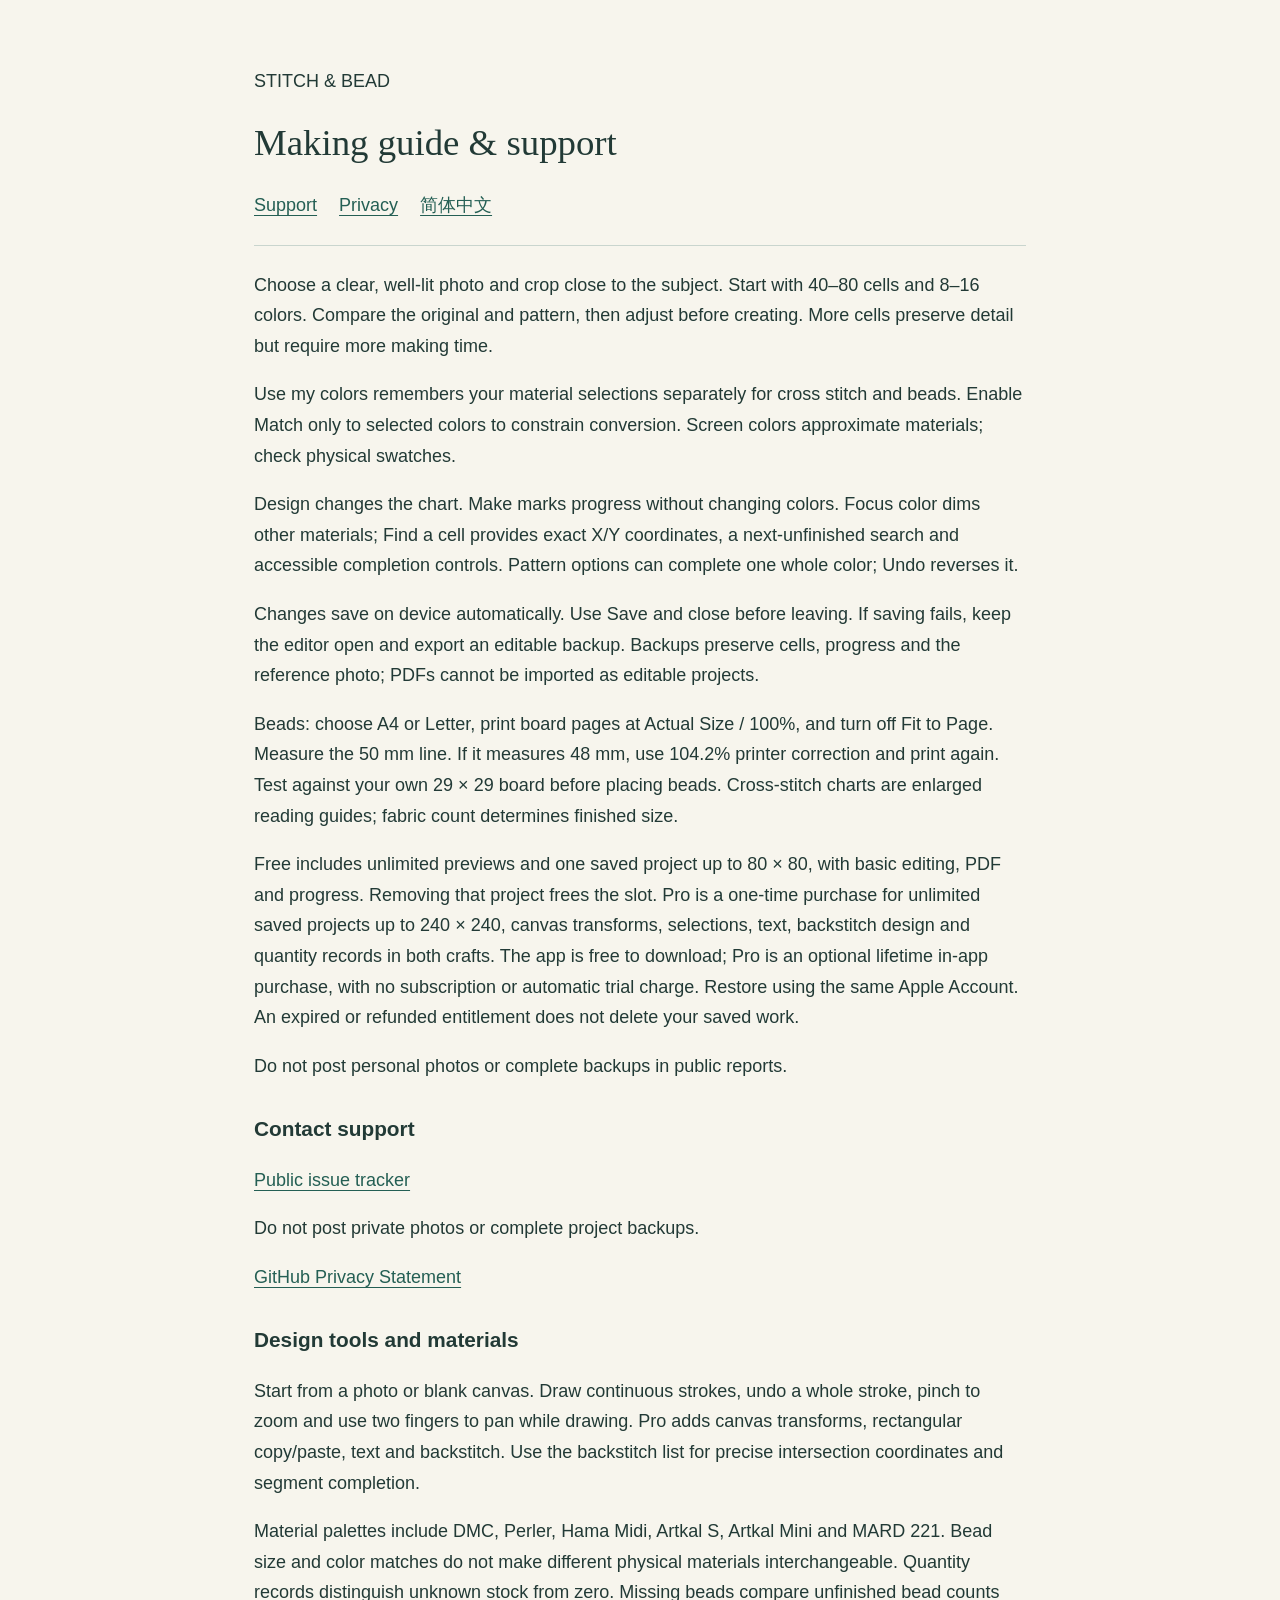
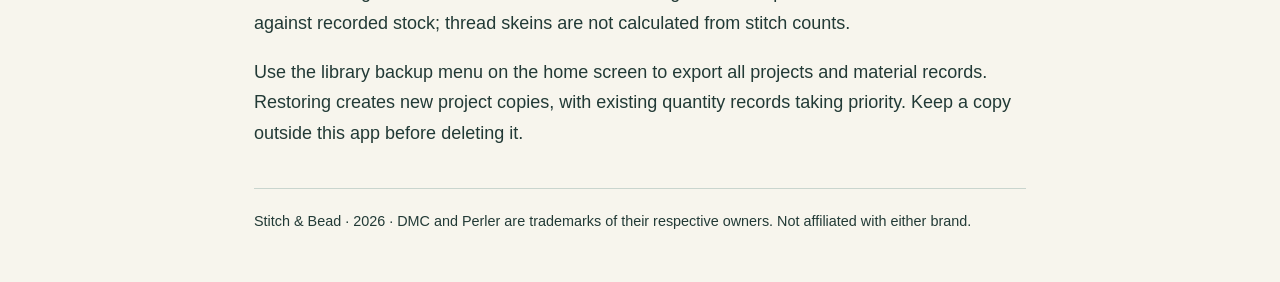
<file: index.html>
<!doctype html>
<html lang="en"><head><meta charset="utf-8"><meta name="viewport" content="width=device-width,initial-scale=1"><title>Stitch &amp; Bead · Making guide & support</title><link rel="stylesheet" href="style.css"></head><body><main><header><p>STITCH &amp; BEAD</p><h1>Making guide & support</h1><nav><a href="index.html">Support</a><a href="privacy.html">Privacy</a><a href="support-zh-Hans.html">简体中文</a></nav></header><p>Choose a clear, well-lit photo and crop close to the subject. Start with 40–80 cells and 8–16 colors. Compare the original and pattern, then adjust before creating. More cells preserve detail but require more making time.</p>
<p>Use my colors remembers your material selections separately for cross stitch and beads. Enable Match only to selected colors to constrain conversion. Screen colors approximate materials; check physical swatches.</p>
<p>Design changes the chart. Make marks progress without changing colors. Focus color dims other materials; Find a cell provides exact X/Y coordinates, a next-unfinished search and accessible completion controls. Pattern options can complete one whole color; Undo reverses it.</p>
<p>Changes save on device automatically. Use Save and close before leaving. If saving fails, keep the editor open and export an editable backup. Backups preserve cells, progress and the reference photo; PDFs cannot be imported as editable projects.</p>
<p>Beads: choose A4 or Letter, print board pages at Actual Size / 100%, and turn off Fit to Page. Measure the 50 mm line. If it measures 48 mm, use 104.2% printer correction and print again. Test against your own 29 × 29 board before placing beads. Cross-stitch charts are enlarged reading guides; fabric count determines finished size.</p>
<p>Free includes unlimited previews and one saved project up to 80 × 80, with basic editing, PDF and progress. Removing that project frees the slot. Pro is a one-time purchase for unlimited saved projects up to 240 × 240, canvas transforms, selections, text, backstitch design and quantity records in both crafts. The app is free to download; Pro is an optional lifetime in-app purchase, with no subscription or automatic trial charge. Restore using the same Apple Account. An expired or refunded entitlement does not delete your saved work.</p>
<p>Do not post personal photos or complete backups in public reports.</p><h2>Contact support</h2><p><a href="https://github.com/wanwanyahoo/stitch-bead-support/issues">Public issue tracker</a></p><p>Do not post private photos or complete project backups.</p><p><a href="https://docs.github.com/en/site-policy/privacy-policies/github-general-privacy-statement">GitHub Privacy Statement</a></p><h2>Design tools and materials</h2><p>Start from a photo or blank canvas. Draw continuous strokes, undo a whole stroke, pinch to zoom and use two fingers to pan while drawing. Pro adds canvas transforms, rectangular copy/paste, text and backstitch. Use the backstitch list for precise intersection coordinates and segment completion.</p><p>Material palettes include DMC, Perler, Hama Midi, Artkal S, Artkal Mini and MARD 221. Bead size and color matches do not make different physical materials interchangeable. Quantity records distinguish unknown stock from zero. Missing beads compare unfinished bead counts against recorded stock; thread skeins are not calculated from stitch counts.</p><p>Use the library backup menu on the home screen to export all projects and material records. Restoring creates new project copies, with existing quantity records taking priority. Keep a copy outside this app before deleting it.</p><footer>Stitch &amp; Bead · 2026 · DMC and Perler are trademarks of their respective owners. Not affiliated with either brand.</footer></main></body></html>
</file>
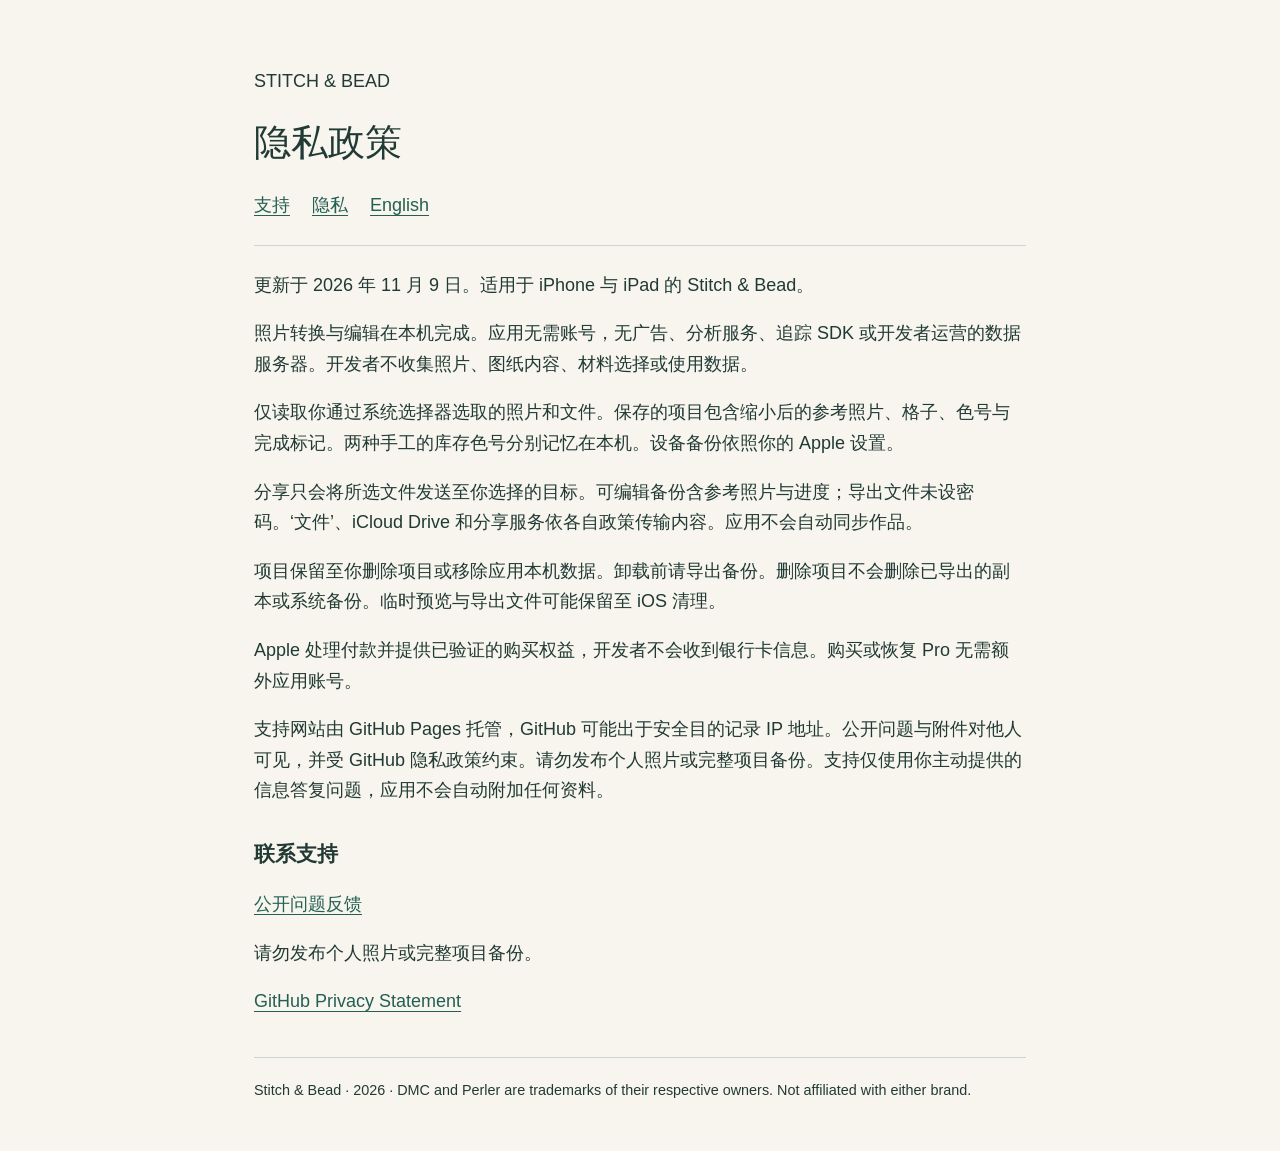
<file: privacy-zh-Hans.html>
<!doctype html>
<html lang="zh-Hans"><head><meta charset="utf-8"><meta name="viewport" content="width=device-width,initial-scale=1"><title>Stitch &amp; Bead · 隐私政策</title><link rel="stylesheet" href="style.css"></head><body><main><header><p>STITCH &amp; BEAD</p><h1>隐私政策</h1><nav><a href="support-zh-Hans.html">支持</a><a href="privacy-zh-Hans.html">隐私</a><a href="privacy.html">English</a></nav></header><p>更新于 2026 年 11 月 9 日。适用于 iPhone 与 iPad 的 Stitch &amp; Bead。</p>
<p>照片转换与编辑在本机完成。应用无需账号，无广告、分析服务、追踪 SDK 或开发者运营的数据服务器。开发者不收集照片、图纸内容、材料选择或使用数据。</p>
<p>仅读取你通过系统选择器选取的照片和文件。保存的项目包含缩小后的参考照片、格子、色号与完成标记。两种手工的库存色号分别记忆在本机。设备备份依照你的 Apple 设置。</p>
<p>分享只会将所选文件发送至你选择的目标。可编辑备份含参考照片与进度；导出文件未设密码。‘文件’、iCloud Drive 和分享服务依各自政策传输内容。应用不会自动同步作品。</p>
<p>项目保留至你删除项目或移除应用本机数据。卸载前请导出备份。删除项目不会删除已导出的副本或系统备份。临时预览与导出文件可能保留至 iOS 清理。</p>
<p>Apple 处理付款并提供已验证的购买权益，开发者不会收到银行卡信息。购买或恢复 Pro 无需额外应用账号。</p>
<p>支持网站由 GitHub Pages 托管，GitHub 可能出于安全目的记录 IP 地址。公开问题与附件对他人可见，并受 GitHub 隐私政策约束。请勿发布个人照片或完整项目备份。支持仅使用你主动提供的信息答复问题，应用不会自动附加任何资料。</p><h2>联系支持</h2><p><a href="https://github.com/wanwanyahoo/stitch-bead-support/issues">公开问题反馈</a></p><p>请勿发布个人照片或完整项目备份。</p><p><a href="https://docs.github.com/en/site-policy/privacy-policies/github-general-privacy-statement">GitHub Privacy Statement</a></p><footer>Stitch &amp; Bead · 2026 · DMC and Perler are trademarks of their respective owners. Not affiliated with either brand.</footer></main></body></html>
</file>
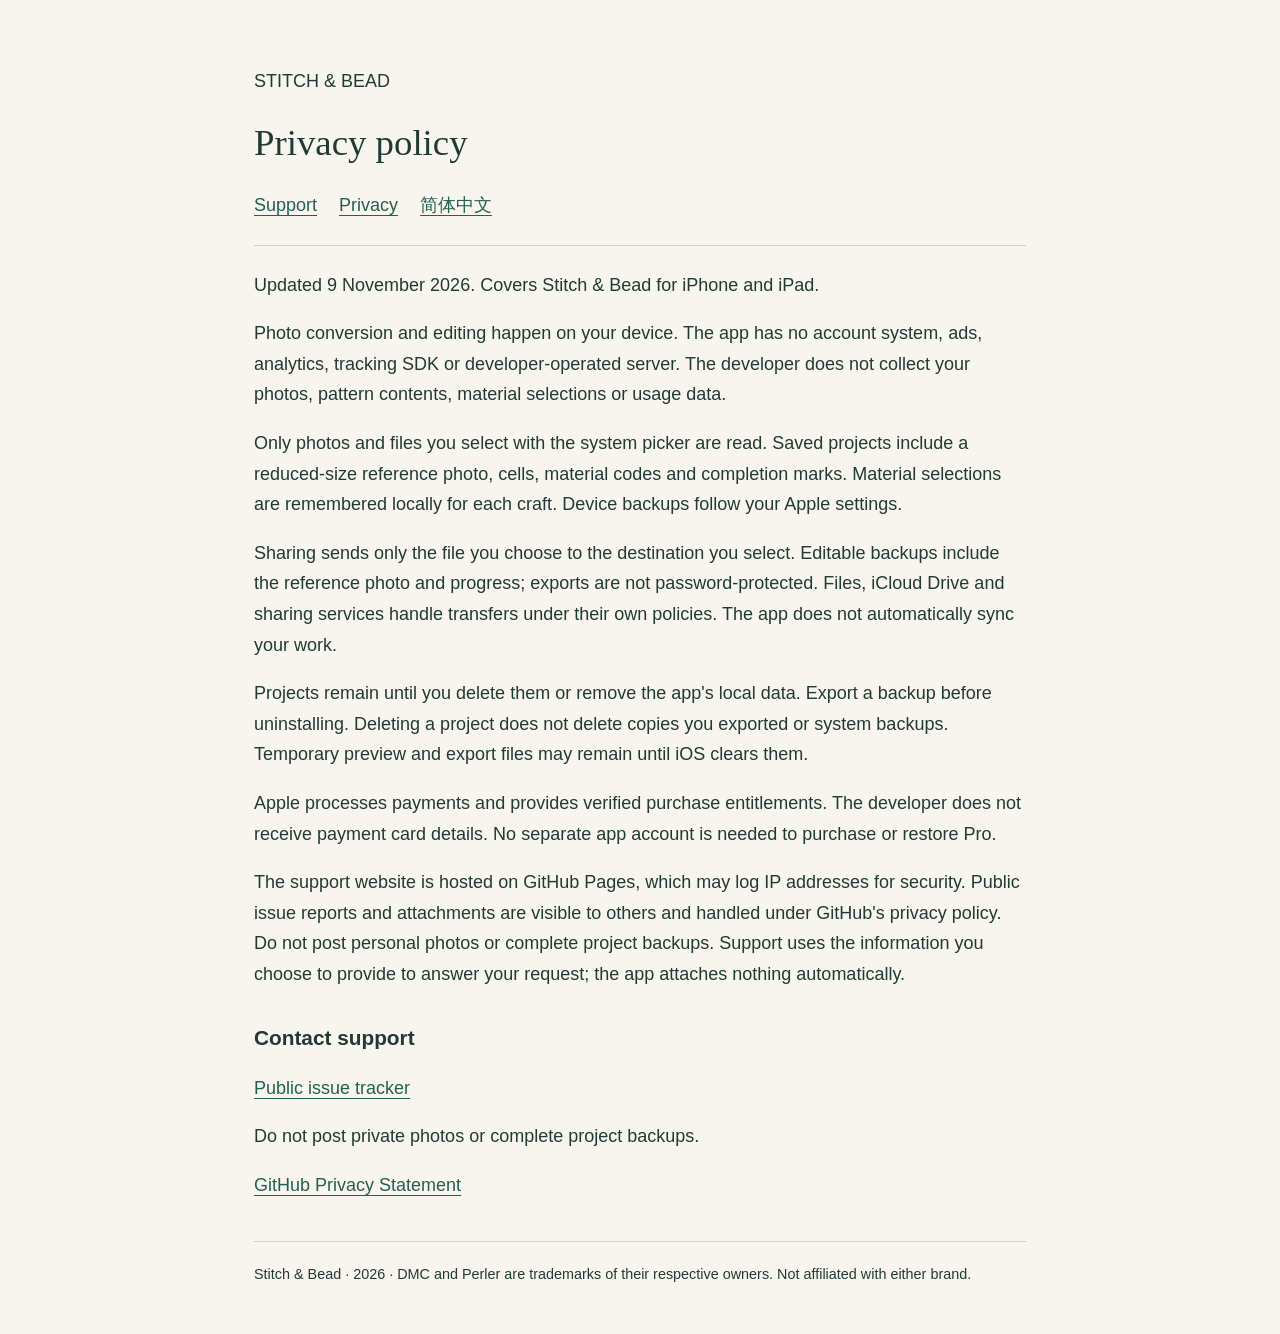
<file: privacy.html>
<!doctype html>
<html lang="en"><head><meta charset="utf-8"><meta name="viewport" content="width=device-width,initial-scale=1"><title>Stitch &amp; Bead · Privacy policy</title><link rel="stylesheet" href="style.css"></head><body><main><header><p>STITCH &amp; BEAD</p><h1>Privacy policy</h1><nav><a href="index.html">Support</a><a href="privacy.html">Privacy</a><a href="privacy-zh-Hans.html">简体中文</a></nav></header><p>Updated 9 November 2026. Covers Stitch &amp; Bead for iPhone and iPad.</p>
<p>Photo conversion and editing happen on your device. The app has no account system, ads, analytics, tracking SDK or developer-operated server. The developer does not collect your photos, pattern contents, material selections or usage data.</p>
<p>Only photos and files you select with the system picker are read. Saved projects include a reduced-size reference photo, cells, material codes and completion marks. Material selections are remembered locally for each craft. Device backups follow your Apple settings.</p>
<p>Sharing sends only the file you choose to the destination you select. Editable backups include the reference photo and progress; exports are not password-protected. Files, iCloud Drive and sharing services handle transfers under their own policies. The app does not automatically sync your work.</p>
<p>Projects remain until you delete them or remove the app&#x27;s local data. Export a backup before uninstalling. Deleting a project does not delete copies you exported or system backups. Temporary preview and export files may remain until iOS clears them.</p>
<p>Apple processes payments and provides verified purchase entitlements. The developer does not receive payment card details. No separate app account is needed to purchase or restore Pro.</p>
<p>The support website is hosted on GitHub Pages, which may log IP addresses for security. Public issue reports and attachments are visible to others and handled under GitHub&#x27;s privacy policy. Do not post personal photos or complete project backups. Support uses the information you choose to provide to answer your request; the app attaches nothing automatically.</p><h2>Contact support</h2><p><a href="https://github.com/wanwanyahoo/stitch-bead-support/issues">Public issue tracker</a></p><p>Do not post private photos or complete project backups.</p><p><a href="https://docs.github.com/en/site-policy/privacy-policies/github-general-privacy-statement">GitHub Privacy Statement</a></p><footer>Stitch &amp; Bead · 2026 · DMC and Perler are trademarks of their respective owners. Not affiliated with either brand.</footer></main></body></html>
</file>
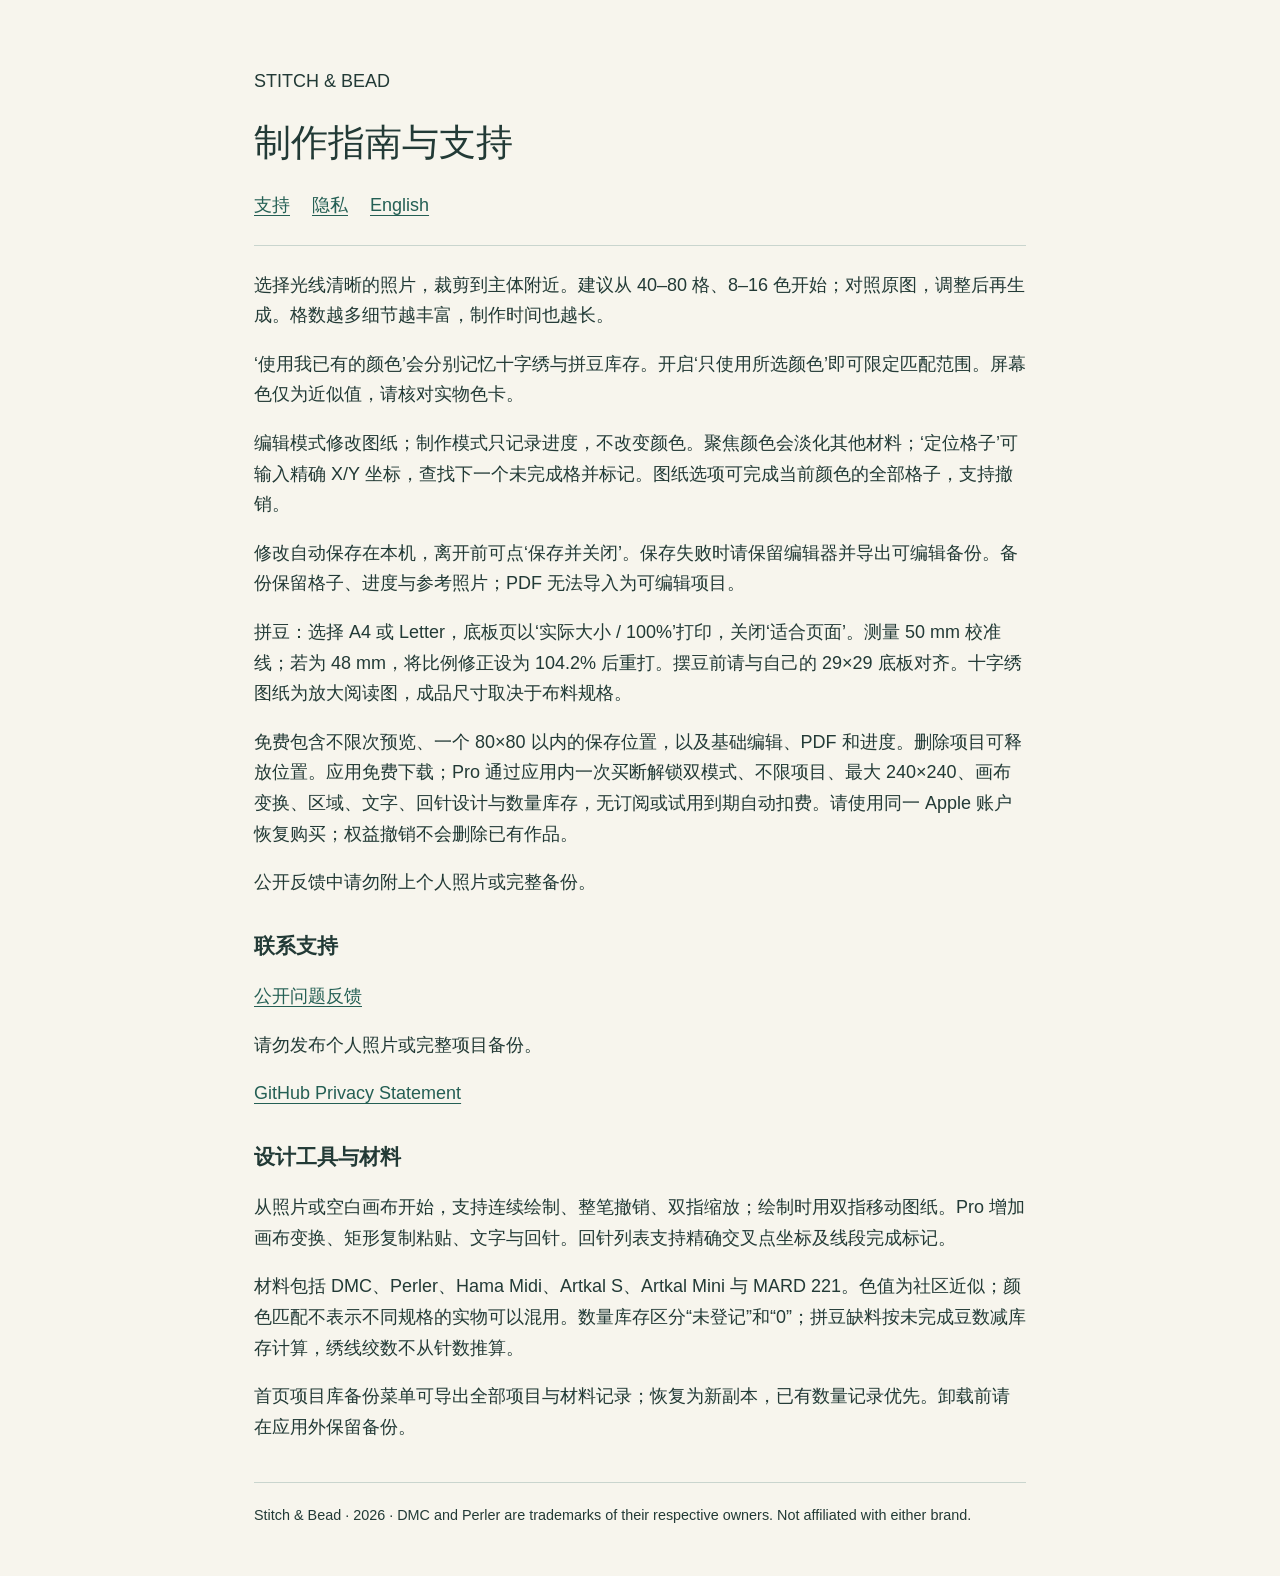
<file: support-zh-Hans.html>
<!doctype html>
<html lang="zh-Hans"><head><meta charset="utf-8"><meta name="viewport" content="width=device-width,initial-scale=1"><title>Stitch &amp; Bead · 制作指南与支持</title><link rel="stylesheet" href="style.css"></head><body><main><header><p>STITCH &amp; BEAD</p><h1>制作指南与支持</h1><nav><a href="support-zh-Hans.html">支持</a><a href="privacy-zh-Hans.html">隐私</a><a href="index.html">English</a></nav></header><p>选择光线清晰的照片，裁剪到主体附近。建议从 40–80 格、8–16 色开始；对照原图，调整后再生成。格数越多细节越丰富，制作时间也越长。</p>
<p>‘使用我已有的颜色’会分别记忆十字绣与拼豆库存。开启‘只使用所选颜色’即可限定匹配范围。屏幕色仅为近似值，请核对实物色卡。</p>
<p>编辑模式修改图纸；制作模式只记录进度，不改变颜色。聚焦颜色会淡化其他材料；‘定位格子’可输入精确 X/Y 坐标，查找下一个未完成格并标记。图纸选项可完成当前颜色的全部格子，支持撤销。</p>
<p>修改自动保存在本机，离开前可点‘保存并关闭’。保存失败时请保留编辑器并导出可编辑备份。备份保留格子、进度与参考照片；PDF 无法导入为可编辑项目。</p>
<p>拼豆：选择 A4 或 Letter，底板页以‘实际大小 / 100%’打印，关闭‘适合页面’。测量 50 mm 校准线；若为 48 mm，将比例修正设为 104.2% 后重打。摆豆前请与自己的 29×29 底板对齐。十字绣图纸为放大阅读图，成品尺寸取决于布料规格。</p>
<p>免费包含不限次预览、一个 80×80 以内的保存位置，以及基础编辑、PDF 和进度。删除项目可释放位置。应用免费下载；Pro 通过应用内一次买断解锁双模式、不限项目、最大 240×240、画布变换、区域、文字、回针设计与数量库存，无订阅或试用到期自动扣费。请使用同一 Apple 账户恢复购买；权益撤销不会删除已有作品。</p>
<p>公开反馈中请勿附上个人照片或完整备份。</p><h2>联系支持</h2><p><a href="https://github.com/wanwanyahoo/stitch-bead-support/issues">公开问题反馈</a></p><p>请勿发布个人照片或完整项目备份。</p><p><a href="https://docs.github.com/en/site-policy/privacy-policies/github-general-privacy-statement">GitHub Privacy Statement</a></p><h2>设计工具与材料</h2><p>从照片或空白画布开始，支持连续绘制、整笔撤销、双指缩放；绘制时用双指移动图纸。Pro 增加画布变换、矩形复制粘贴、文字与回针。回针列表支持精确交叉点坐标及线段完成标记。</p><p>材料包括 DMC、Perler、Hama Midi、Artkal S、Artkal Mini 与 MARD 221。色值为社区近似；颜色匹配不表示不同规格的实物可以混用。数量库存区分“未登记”和“0”；拼豆缺料按未完成豆数减库存计算，绣线绞数不从针数推算。</p><p>首页项目库备份菜单可导出全部项目与材料记录；恢复为新副本，已有数量记录优先。卸载前请在应用外保留备份。</p><footer>Stitch &amp; Bead · 2026 · DMC and Perler are trademarks of their respective owners. Not affiliated with either brand.</footer></main></body></html>
</file>
<file: style.css>
*{box-sizing:border-box}body{margin:0;background:#f7f5ed;color:#223a36;font:18px/1.7 -apple-system,BlinkMacSystemFont,Segoe UI,sans-serif}main{max-width:820px;margin:auto;padding:48px 24px}header{border-bottom:1px solid #c9d5ce;padding-bottom:24px;margin-bottom:24px}h1{font:normal 2.3rem/1.2 Georgia,serif}h2{font-size:1.3rem;margin-top:30px}a{color:#245f54;text-underline-offset:.2em}nav{display:flex;gap:22px;flex-wrap:wrap}footer{margin-top:40px;border-top:1px solid #c9d5ce;padding-top:20px;font-size:.9rem}p{overflow-wrap:anywhere}@media(max-width:500px){main{padding:28px 20px}h1{font-size:2rem}}
</file>
